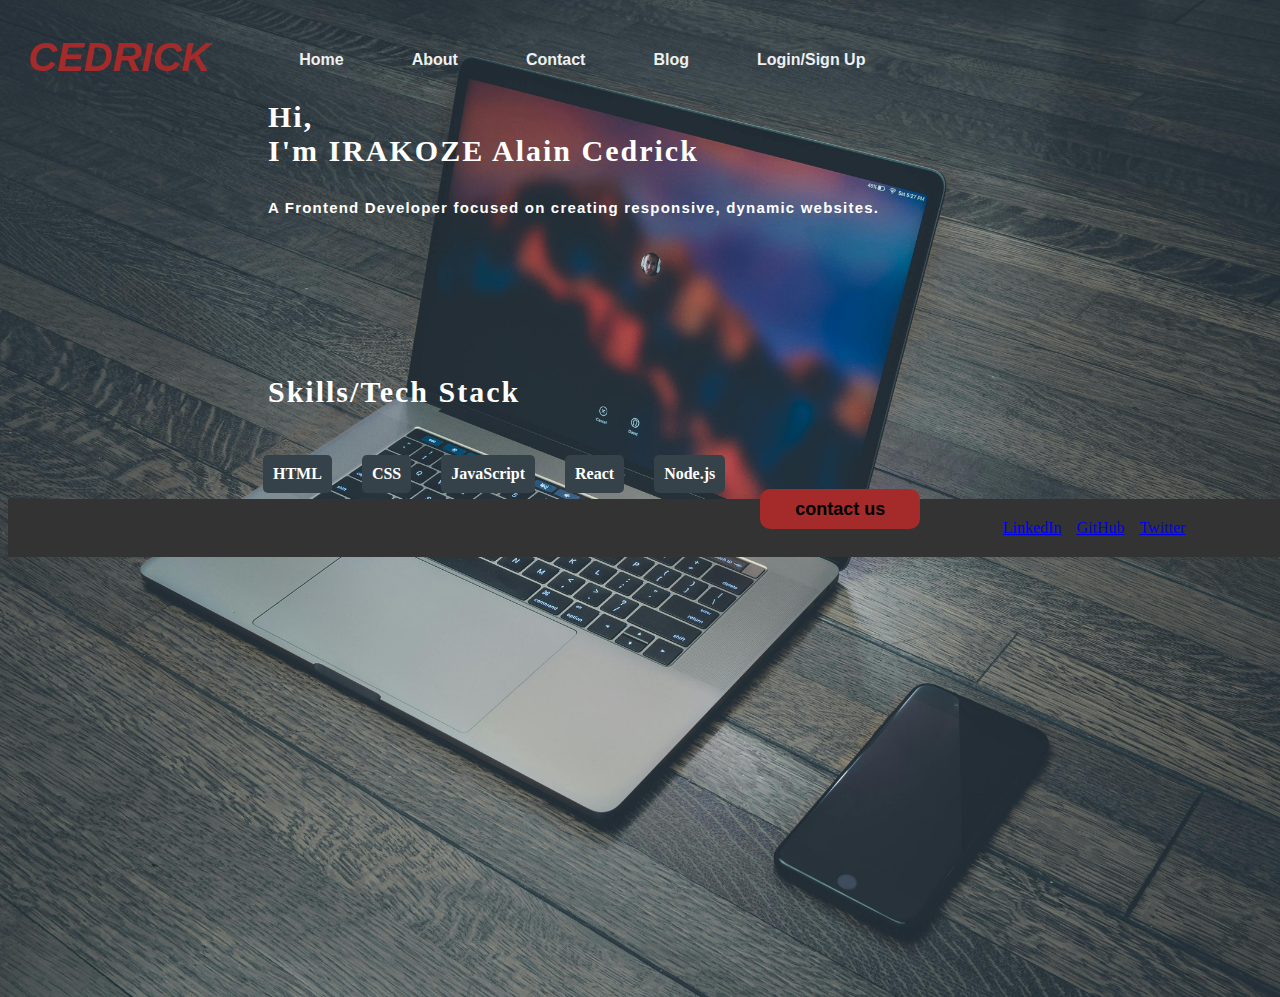
<file: index.html>
<!DOCTYPE html>
<html lang="en">
<head>
    <title>Document</title>
    <link href="style.css" rel="stylesheet">
    <script src="file.js"></script>
</head>
<body>
    
        <div class="logo">
            <h1><i>CEDRICK</i></h1>
        </div>
        <nav>
            <ul>
                <li><a href="index.html">Home</a></li>
                <li><a href="about.html">About </a></li>
                <li><a href="contact.html">Contact</a></li>
                <li><a href="blog.html">Blog</a></li>
                <li><a href="login.html">Login/Sign Up</a></li>
            </ul>
        </nav>
    
    
        <section class="intro">
            <h2>Hi,<br> I'm IRAKOZE Alain Cedrick</h2>
            <p class="par">A Frontend Developer focused on creating responsive, dynamic websites.</p>
        </section>

        <section class="skills">
            <h3>Skills/Tech Stack</h3>
            <ul class="list">
                <li>HTML</li>
                <li>CSS</li>
                <li>JavaScript</li>
                <li>React</li>
                <li>Node.js</li>
            </ul>
        </section>
        <section >
            <button class="cta"><a href="contact.html">contact us</a></button>
        </section>
        <footer>
    
            <div class="social-links">
                <a href="https://linkedin.com">LinkedIn</a>
                <a href="https://github.com">GitHub</a>
                <a href="https://twitter.com">Twitter</a>
            </div>
        </footer>
    
</body>
</html>
</file>
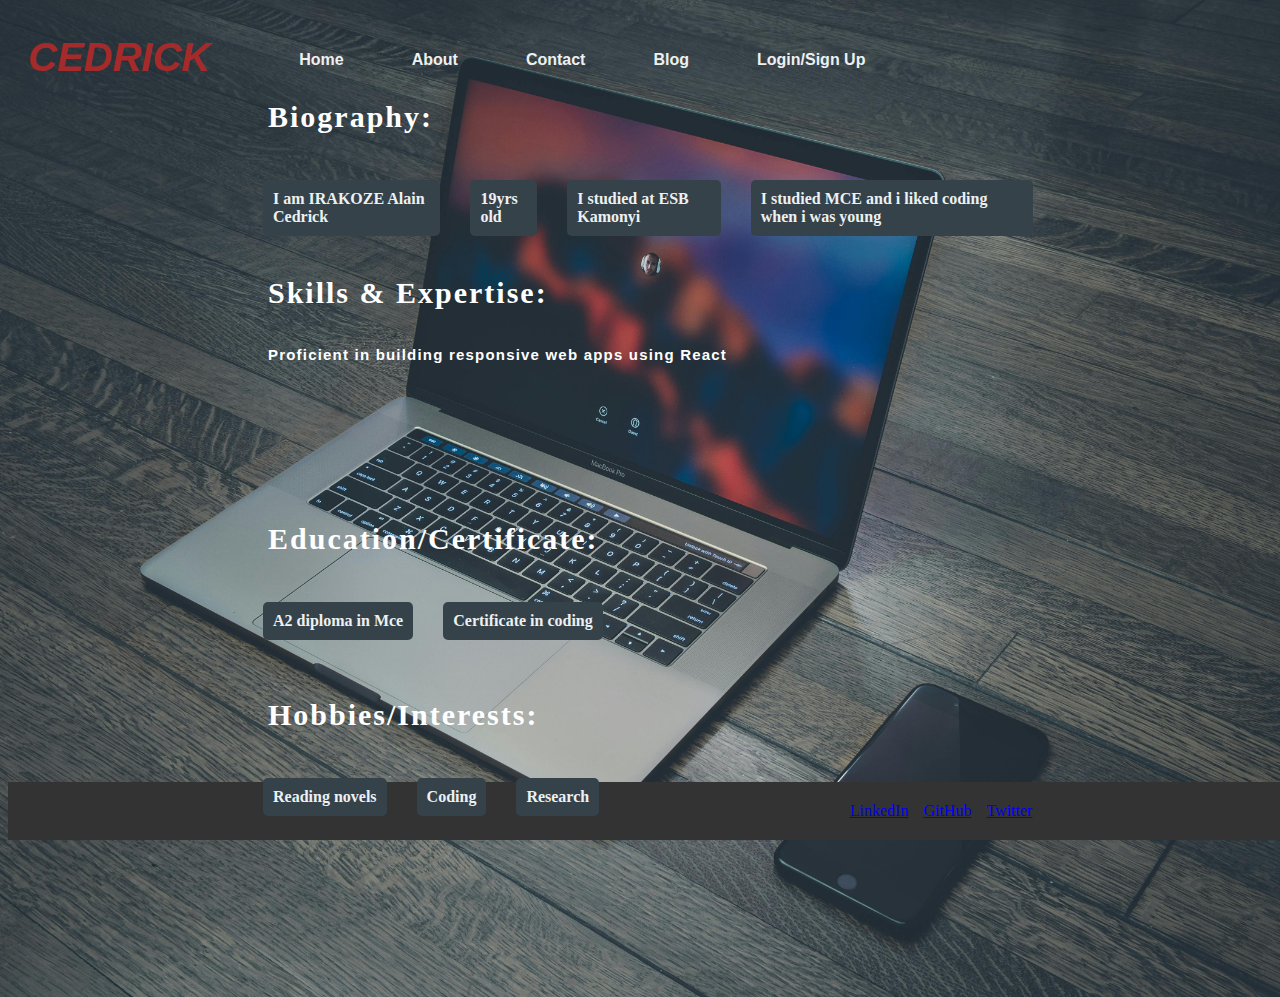
<file: about.html>
<!DOCTYPE html>
<html lang="en">
<head>
    <meta charset="UTF-8">
    <meta name="viewport" content="width=device-width, initial-scale=1.0">
    <title>Document</title>
    <link href="style.css" rel="stylesheet">
</head>
<body>
    <div class="logo">
        <h1><i>CEDRICK</i></h1>
    </div>
    <nav>
        <ul>
            <li><a href="index.html">Home</a></li>
            <li><a href="about.html">About</a></li>
            <li><a href="contact.html">Contact</a></li>
            <li><a href="blog.html">Blog</a></li>
            <li><a href="login.html">Login/Sign Up</a></li>
        </ul>
    </nav>
    <section class="head">
     <h2></h2>
      
      </section>
      <section class="bio">
        <h3>Biography:</h3>
        <ul class="lt">
            <li> I am IRAKOZE Alain Cedrick</li>
            <li> 19yrs old</li>
            <li> I studied at ESB Kamonyi</li>
            <li> I studied MCE and i liked coding when i was young</li>
        </ul>
      </section>
      <section class="se">
        <h3>Skills & Expertise:</h3>
        <p class="prg"> Proficient in building responsive web apps using React</p>
      </section>
      <section class="edu">
        <h3> Education/Certificate:</h3>
        <ul class="lte">
        <li> A2 diploma in Mce</li>
        <li> Certificate in coding</li>

        </ul>
      </section>
      <section class="hoby">
        <h3> Hobbies/Interests:</h3>
        <ul class="lth">
            <li>Reading novels</li>
            <li>Coding</li>
            <li> Research</li>
        </ul>
      </section>
      <footer>
    
        <div class="social-links">
            <a href="https://linkedin.com">LinkedIn</a>
            <a href="https://github.com">GitHub</a>
            <a href="https://twitter.com">Twitter</a>
        </div>
    </footer>

</body>
</html>
</file>
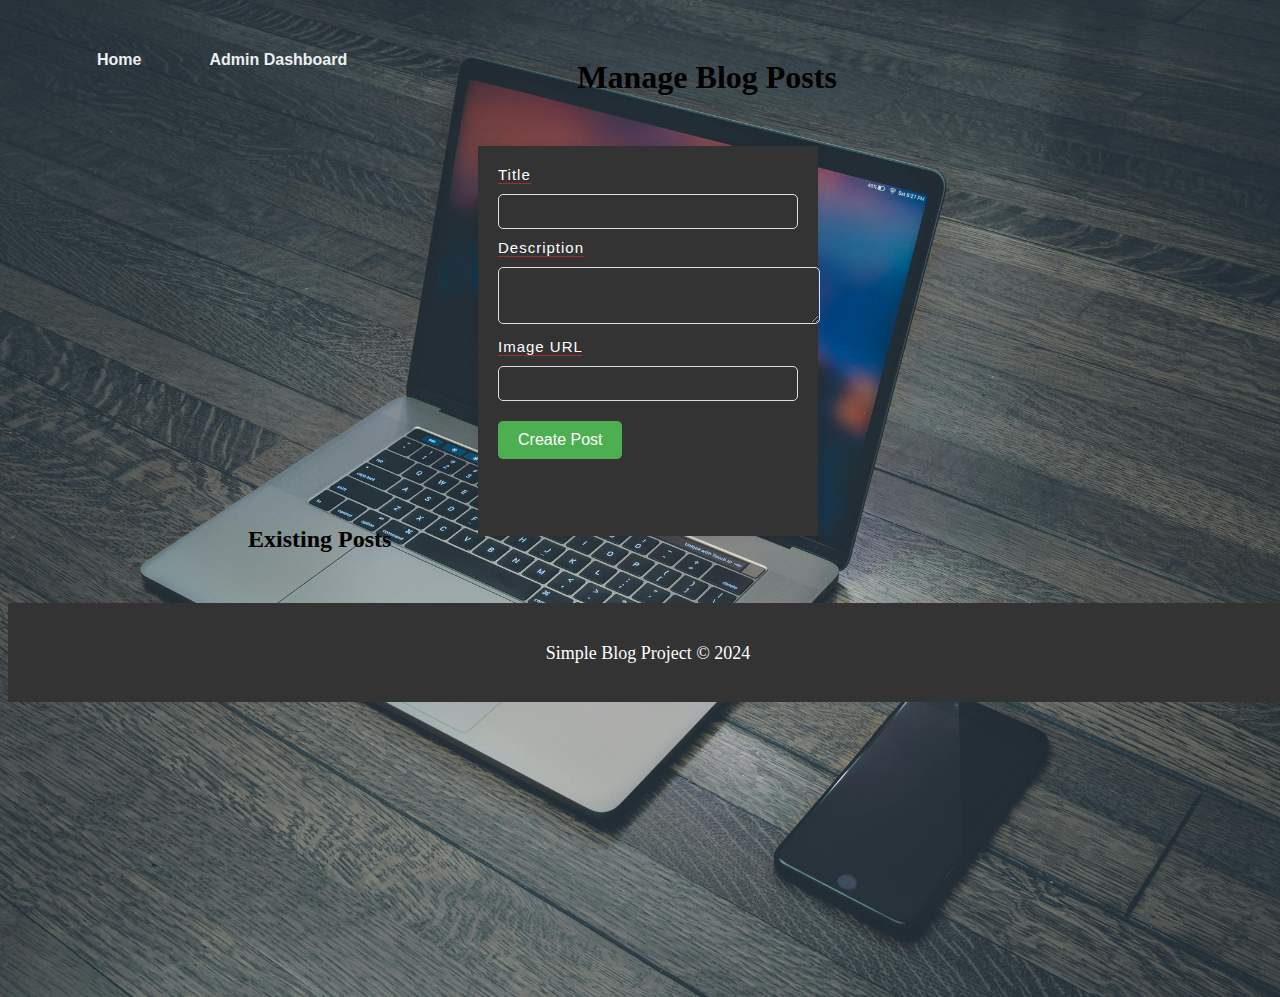
<file: admin.html>
<!DOCTYPE html>
<html lang="en">
<head>
  <meta charset="UTF-8">
  <meta name="viewport" content="width=device-width, initial-scale=1.0">
  <title>Admin Dashboard</title>
  <link rel="stylesheet" href="style.css">
</head>
<body>
  <header>
    <nav>
      <ul>
        <li><a href="index.html">Home</a></li>
        <li><a href="admin.html">Admin Dashboard</a></li>
      </ul>
    </nav>
  </header>

  <main>
    <section id="admin-dashboard">
      <h1>Manage Blog Posts</h1>
      <form id="create-post-form">
        <label for="post-title">Title</label>
        <input type="text" id="post-title" required>
        
        <label for="post-description">Description</label>
        <textarea id="post-description" required></textarea>
        
        <label for="post-image">Image URL</label>
        <input type="text" id="post-image" required>

        <button type="submit">Create Post</button>
      </form>

      <h2>Existing Posts</h2>
      <ul id="posts-list">
        <!-- List of posts will be dynamically rendered here -->
      </ul>
    </section>
  </main>

  <footer>
    <p>Simple Blog Project &copy; 2024</p>
  </footer>

  <script src="file.js"></script>
</body>
</html>
</file>
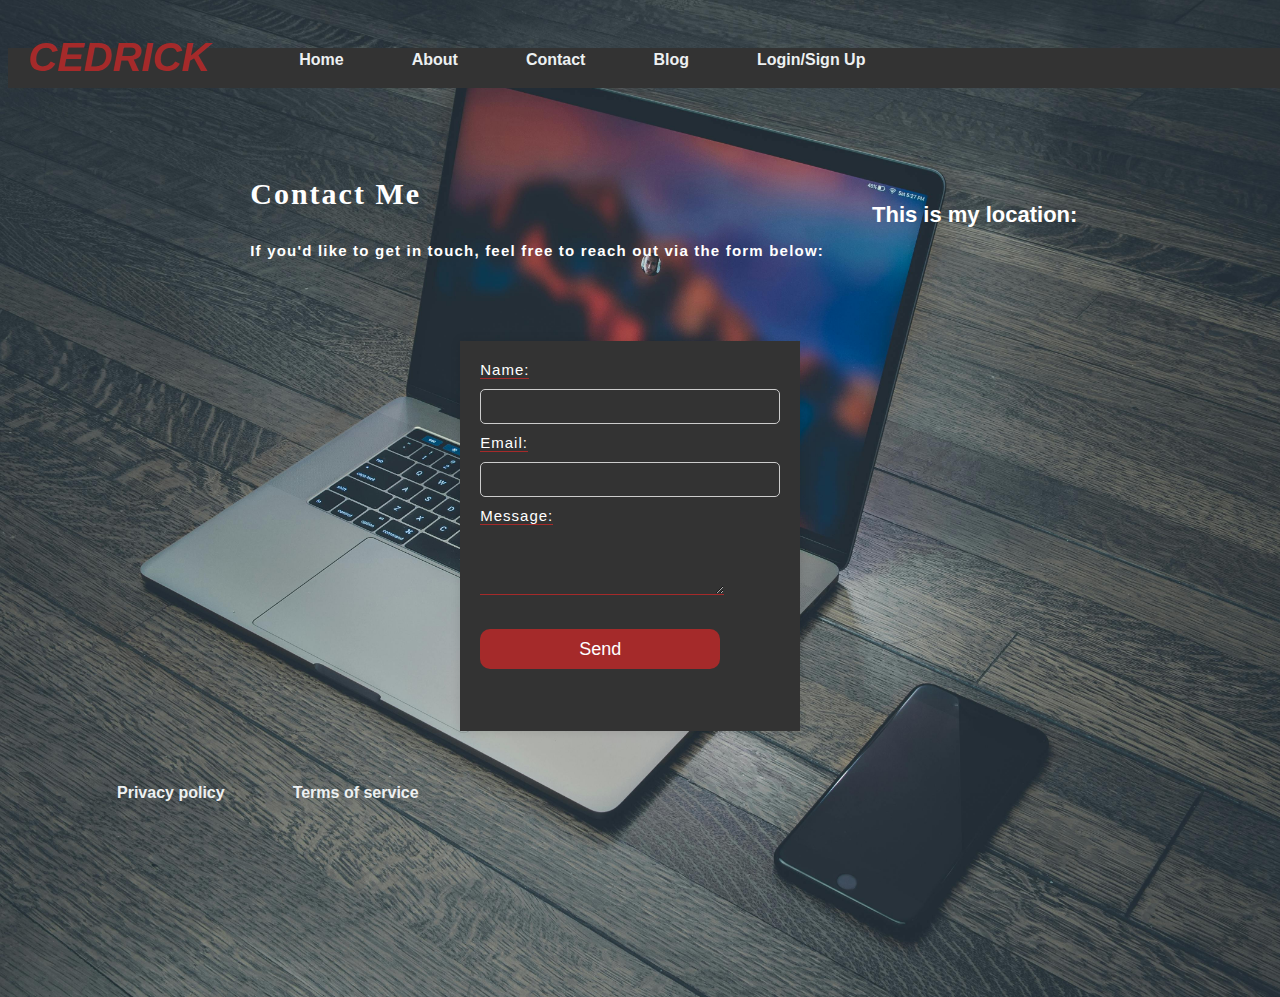
<file: contact.html>
<!DOCTYPE html>
<html lang="en">
<head>
    <meta charset="UTF-8">
    <meta name="viewport" content="width=device-width, initial-scale=1.0">
    <title>Document</title>
    <link href="style.css" rel="stylesheet">
</head>
<body>
    <div class="logo">
        <h1><i>CEDRICK</i></h1>
    </div>
    <nav>
        <ul>
            <li><a href="index.html">Home</a></li>
            <li><a href="about.html">About </a></li>
            <li><a href="contact.html">Contact</a></li>
            <li><a href="blog.html">Blog</a></li>
            <li><a href="login.html">Login/Sign Up</a></li>
        </ul>
    </nav>
    <section  class="ctc">
        <h2>Contact Me</h2>
        <p class="prc">If you'd like to get in touch, feel free to reach out via the form below:</p>
        <form >
            <label for="name">Name:</label>
            <input type="text" id="name" name="name" required>
            
            <label for="email">Email:</label>
            <input type="email" id="email" name="_replyto" required>
            
            <label for="message">Message:</label>
            <textarea id="message" name="message" required></textarea>
            
            <button class="btnn" type="submit">Send</button>
        </form>
    </section>
    <section class="location">
        <h3>This is my location:</h3>
        <iframe src="https://www.google.com/maps/embed?pb=!1m14!1m12!1m3!1d1993.5038066290645!2d30.100446556696923!3d-2.150771947117686!2m3!1f0!2f0!3f0!3m2!1i1024!2i768!4f13.1!5e0!3m2!1sen!2srw!4v1730124707510!5m2!1sen!2srw" width="600" height="450" style="border:0;" allowfullscreen="" loading="lazy" referrerpolicy="no-referrer-when-downgrade" ></iframe>
    </section>
    <footer>
        <nav>
            <ul>
            <li><a href="#privacy">Privacy policy</a></li>
            <li><a href="#terms">Terms of service</a></li>
            </ul>
        </nav>
        
    </footer>
</body>
</html>
</file>
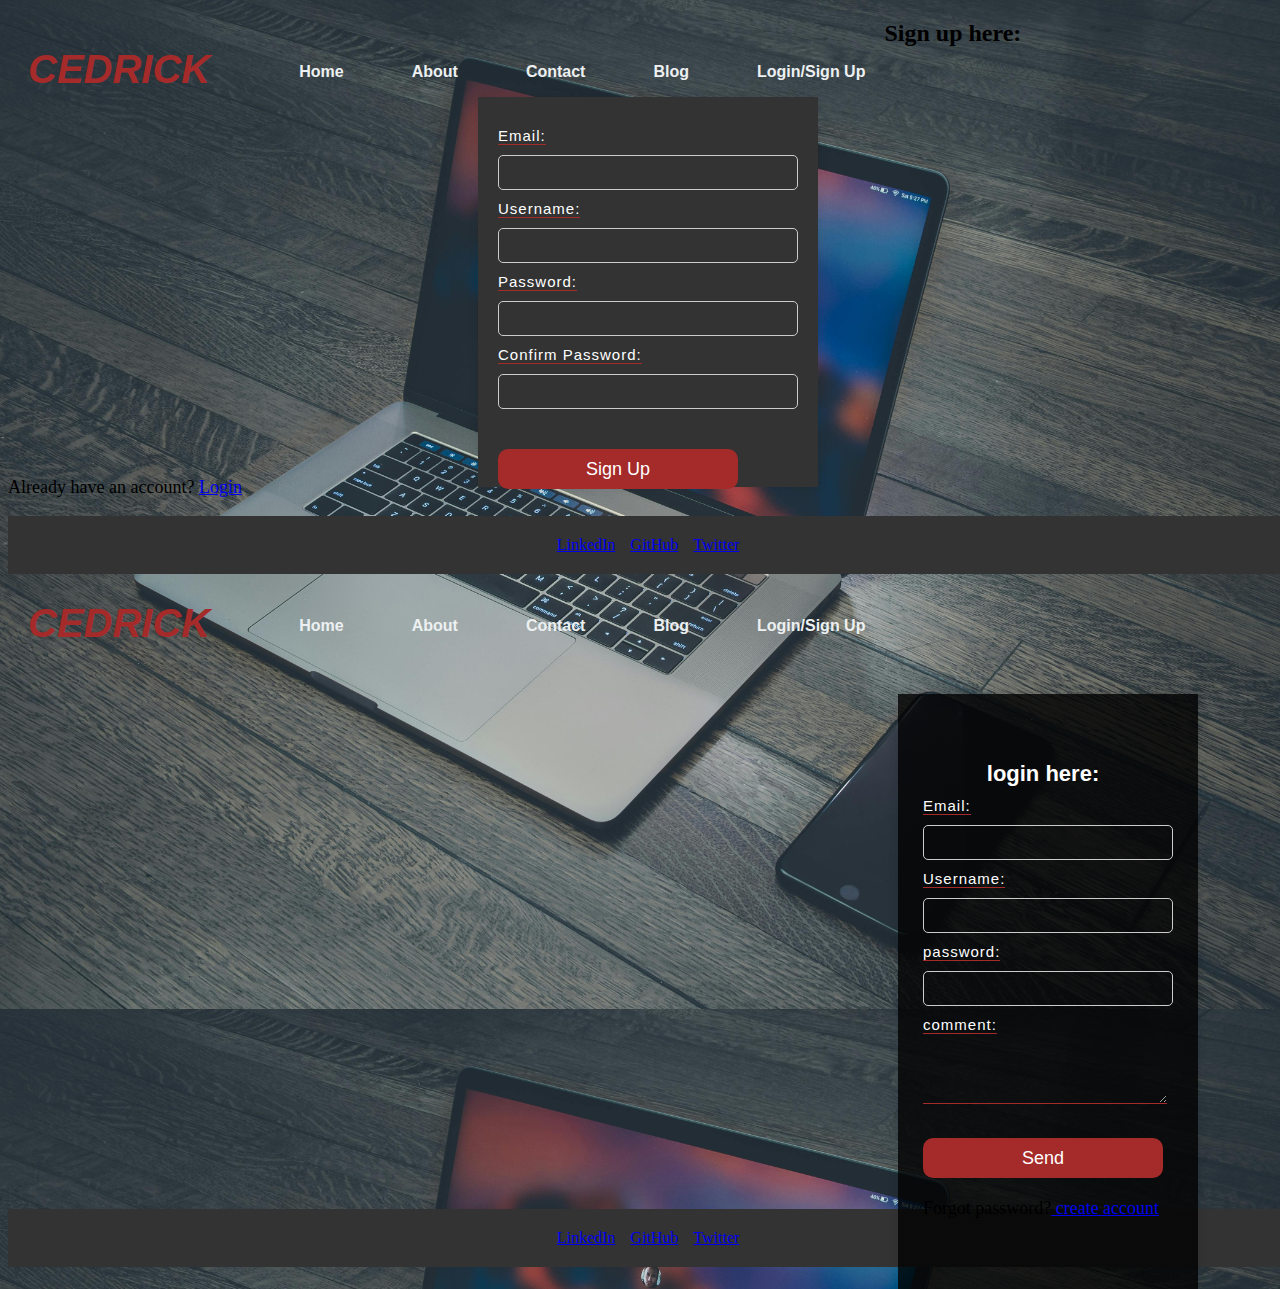
<file: loc2.html>
<!DOCTYPE html>
<html lang="en">
<head>
    <meta charset="UTF-8">
    <meta name="viewport" content="width=device-width, initial-scale=1.0">
    <title>Sign Up</title>
    <link href="style.css" rel="stylesheet">
</head>
<body>
    <div class="logo">
        <h1><i>CEDRICK</i></h1>
    </div>
    <nav>
        <ul>
            <li><a href="index.html">Home</a></li>
            <li><a href="about.html">About</a></li>
            <li><a href="contact.html">Contact</a></li>
            <li><a href="blog.html">Blog</a></li>
            <li><a href="login.html">Login/Sign Up</a></li>
        </ul>
    </nav>
    
    <!-- Sign Up Form -->
    <div id="signup-form">
        <h2>Sign up here:</h2>
        <form id="signup" onsubmit="handleSignUp(event)">
            <label for="email">Email:</label>
            <input type="email" id="email" name="email" required>
            
            <label for="username">Username:</label>
            <input type="text" id="username" name="username" required>
            
            <label for="password">Password:</label>
            <input type="password" id="password" name="password" required>
            
            <label for="confirm-password">Confirm Password:</label>
            <input type="password" id="confirm-password" name="confirm-password" required>
            
            <button class="btnn" type="submit">Sign Up</button>
        </form>
        <p>Already have an account? <a href="login.html">Login</a></p>
    </div>
    
    <footer>
        <div class="social-links">
            <a href="https://linkedin.com">LinkedIn</a>
            <a href="https://github.com">GitHub</a>
            <a href="https://twitter.com">Twitter</a>
        </div>
    </footer>

    <!DOCTYPE html>
<html lang="en">
<head>
    <meta charset="UTF-8">
    <meta name="viewport" content="width=device-width, initial-scale=1.0">
    <title>Document</title>
    <link href="style.css" rel="stylesheet">
</head>
<body>
    <div class="logo">
        <h1><i>CEDRICK</i></h1>
    </div>
    <nav>
        <ul>
            <li><a href="index.html">Home</a></li>
            <li><a href="about.html">About </a></li>
            <li><a href="contact.html">Contact</a></li>
            <li><a href="blog.html">Blog</a></li>
            <li><a href="login.html">Login/Sign Up</a></li>
        </ul>
    </nav>
    <form class="fr">
        <h2>login here:</h2>
        <label for="email">Email:</label>
        <input type="email" id="email" name="_replyto" required>
        <label for="Username">Username:</label>
        <input type="text" id="Username" name="_replyto" required>
        <label for="password">password:</label>
        <input type="password" id="password" name="_replyto" required>

        <label for="message">comment:</label>
        <textarea id="message" name="message" required></textarea>
        
        <button class="btnn" type="submit">Send</button>
        <p class="prd">Forgot password?<a href="sign up.html"> create account</a></p>
    </form>
    <footer>
    
        <div class="social-links">
            <a href="https://linkedin.com">LinkedIn</a>
            <a href="https://github.com">GitHub</a>
            <a href="https://twitter.com">Twitter</a>
        </div>
    </footer>

</body>
</html></html>
</file>
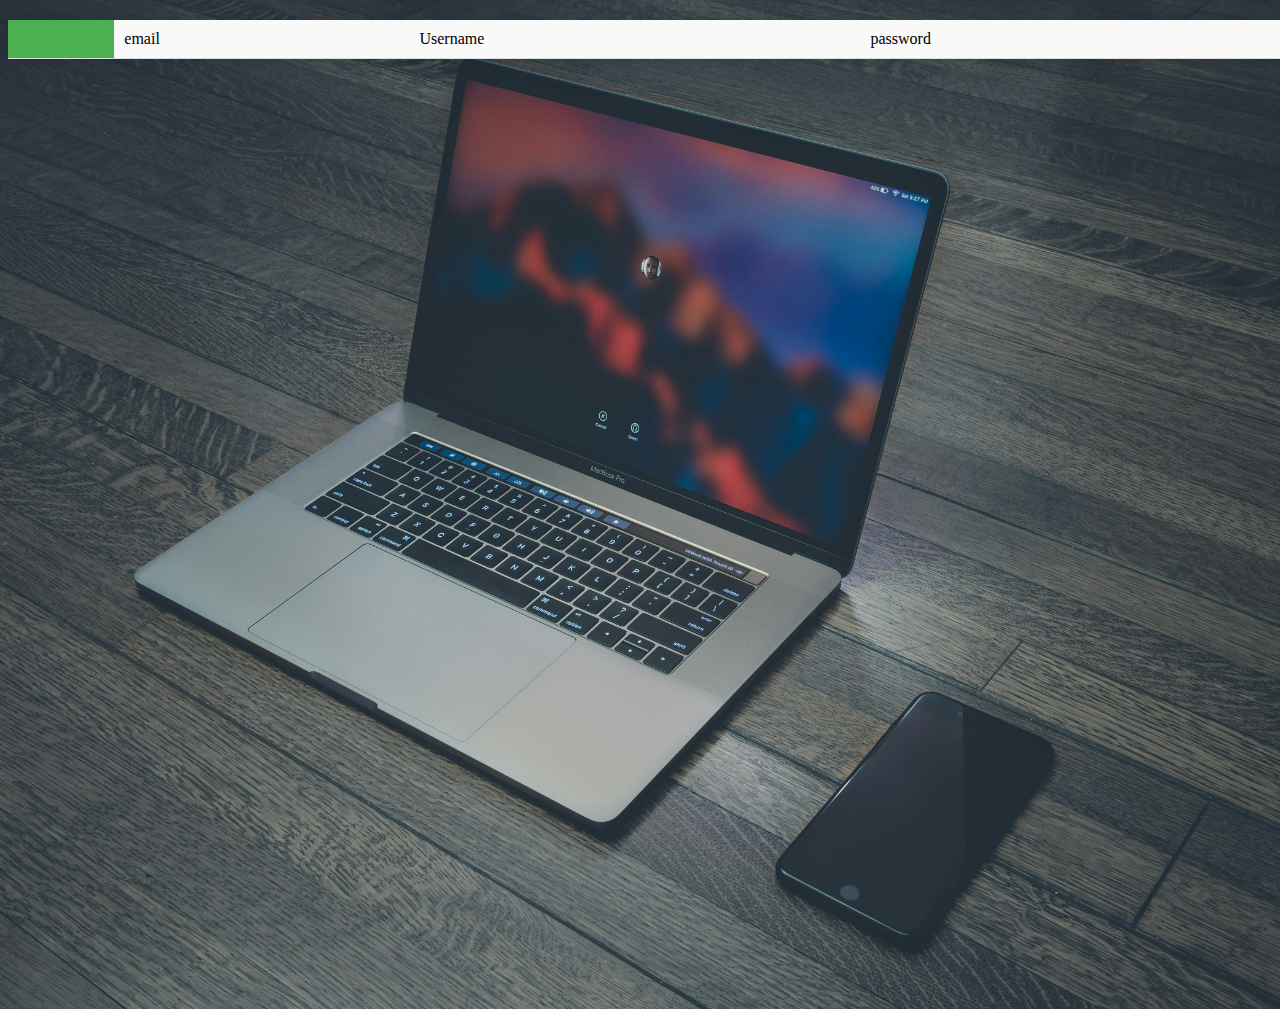
<file: local.html>
<!DOCTYPE html>
<html lang="en">
<head>
    <meta charset="UTF-8">
    <meta name="viewport" content="width=device-width, initial-scale=1.0">
    <title>Document</title>
    <link href="style.css" rel="stylesheet">
</head> 
<body>
   <div  id="user-table-body"></div>
   <table>
    <th>
        <td>email</td>
        <td>Username</td>
        <td>password</td>
    </th>
   </table>
   <script>
    // Handle Sign-Up
    function handleSignUp(event) {
        event.preventDefault();

        const email = document.getElementById("email").value;
        const username = document.getElementById("username").value;
        const password = document.getElementById("password").value;
        const confirmPassword = document.getElementById("confirm-password").value;

        // Check if password and confirm password match
        if (password !== confirmPassword) {
            alert("Passwords do not match!");
            return;
        }

        // Check if user already exists
        const users = JSON.parse(localStorage.getItem("users")) || [];
        const existingUser = users.find(user => user.email === email || user.username === username);
        if (existingUser) {
            alert("User with this email or username already exists.");
            return;
        }

        // Store user data in local storage
        users.push({ email, username, password });
        localStorage.setItem("users", JSON.stringify(users));

        alert("Sign up successful! You can now log in.");
        window.location.href = "login.html"; // Redirect to login page
    }

    // Show Users in a Table (for admin or view purposes)
    function showUsers() {
        const users = JSON.parse(localStorage.getItem("users")) || [];
        const userTable = document.getElementById("user-table-body");

        users.forEach(user => {
            const row = document.createElement("tr");
            row.innerHTML = `
                <td>${user.email}</td>
                <td>${user.username}</td>
                <td>${user.password}</td>
            `;
            userTable.appendChild(row);
        });
    }

    // Automatically display users when page loads
    window.onload = function() {
        showUsers();
    };
</script>

</body>


</html>
</file>
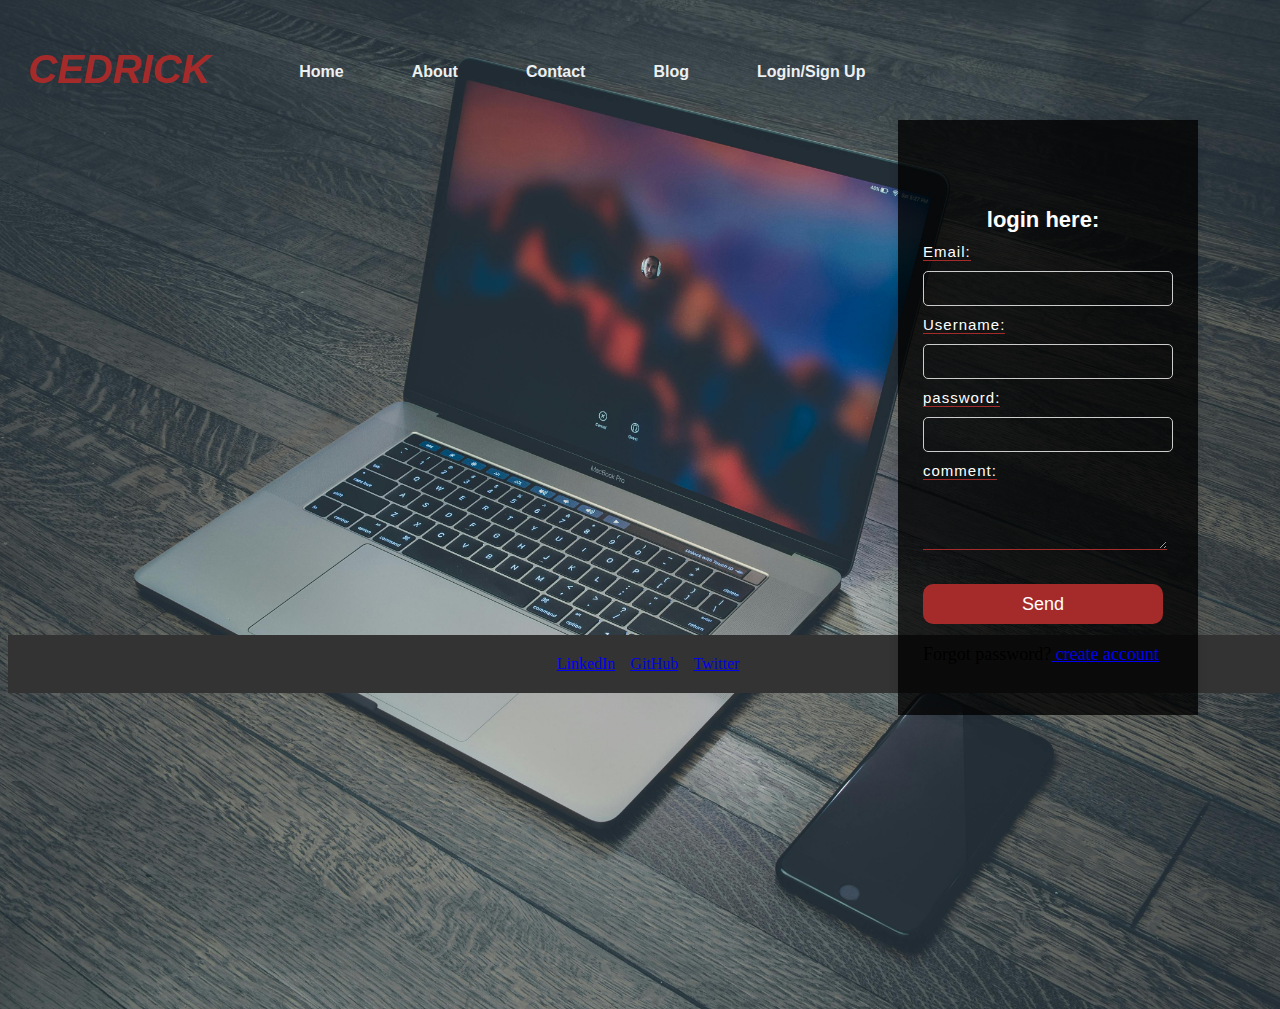
<file: login.html>
<!DOCTYPE html>
<html lang="en">
<head>
    <meta charset="UTF-8">
    <meta name="viewport" content="width=device-width, initial-scale=1.0">
    <title>Document</title>
    <link href="style.css" rel="stylesheet">
</head>
<body>
    <div class="logo">
        <h1><i>CEDRICK</i></h1>
    </div>
    <nav>
        <ul>
            <li><a href="index.html">Home</a></li>
            <li><a href="about.html">About </a></li>
            <li><a href="contact.html">Contact</a></li>
            <li><a href="blog.html">Blog</a></li>
            <li><a href="login.html">Login/Sign Up</a></li>
        </ul>
    </nav>
    <form class="fr">
        <h2>login here:</h2>
        <label for="email">Email:</label>
        <input type="email" id="email" name="_replyto" required>
        <label for="Username">Username:</label>
        <input type="text" id="Username" name="_replyto" required>
        <label for="password">password:</label>
        <input type="password" id="password" name="_replyto" required>

        <label for="message">comment:</label>
        <textarea id="message" name="message" required></textarea>
        
        <button class="btnn" type="submit">Send</button>
        <p class="prd">Forgot password?<a href="sign up.html"> create account</a></p>
    </form>
    <footer>
    
        <div class="social-links">
            <a href="https://linkedin.com">LinkedIn</a>
            <a href="https://github.com">GitHub</a>
            <a href="https://twitter.com">Twitter</a>
        </div>
    </footer>

</body>
</html>
</file>
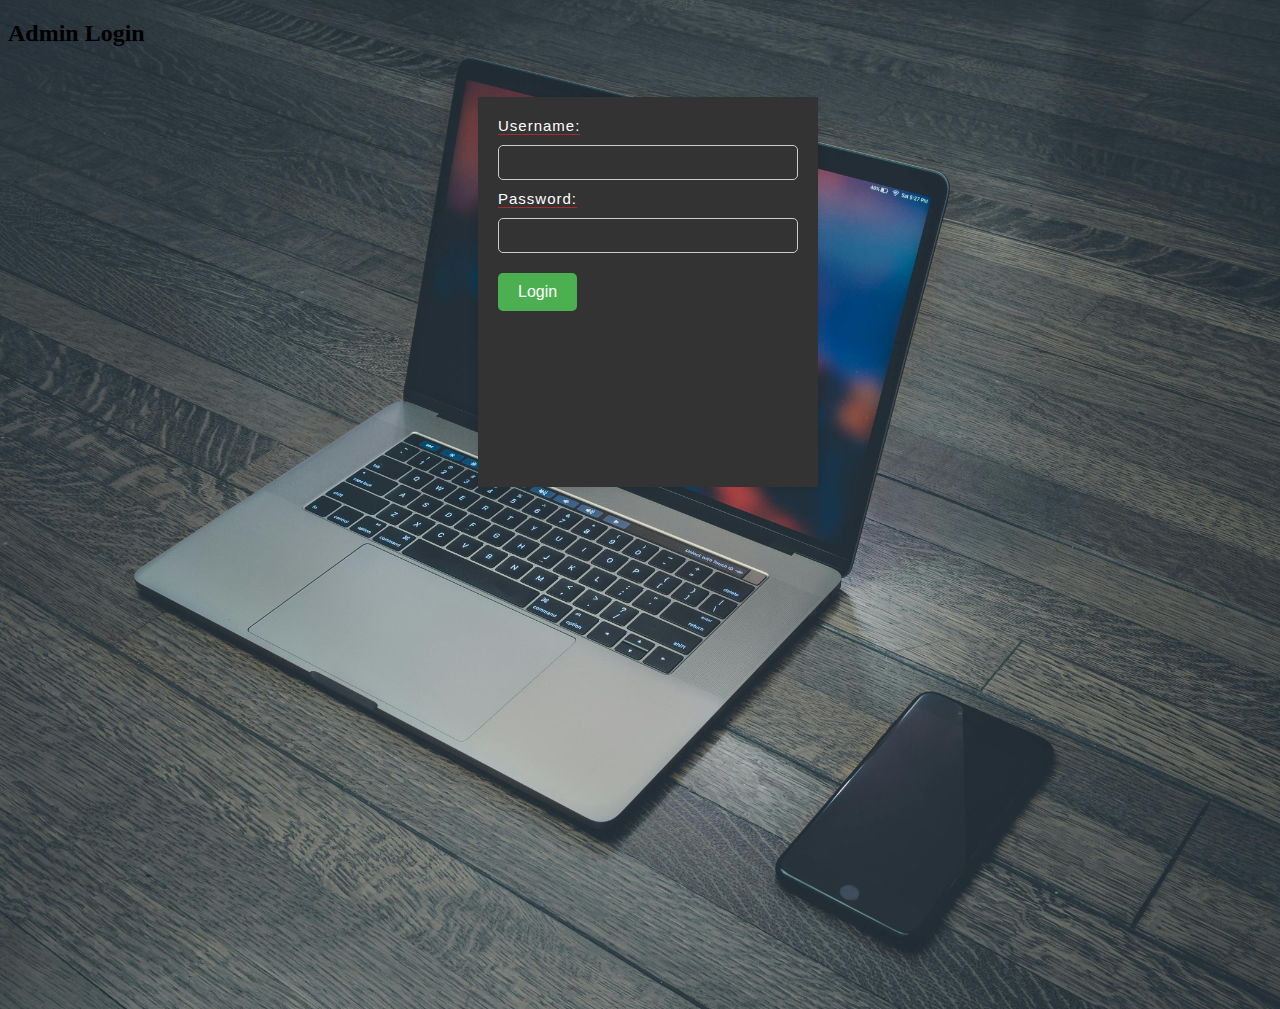
<file: login2.html>
<!-- login.html -->
<!DOCTYPE html>
<html lang="en">
<head>
    <meta charset="UTF-8">
    <meta name="viewport" content="width=device-width, initial-scale=1.0">
    <title>Admin Login</title>
    <link rel="stylesheet" href="style.css">
</head>
<body>
    <div class="login-container">
        <h2>Admin Login</h2>
        <form id="loginForm">
            <label for="username">Username:</label>
            <input type="text" id="username" required>
            <label for="password">Password:</label>
            <input type="password" id="password" required>
            <button type="submit">Login</button>
        </form>
    </div>

    <script src="file.js"></script>
</body>
</html>
</file>
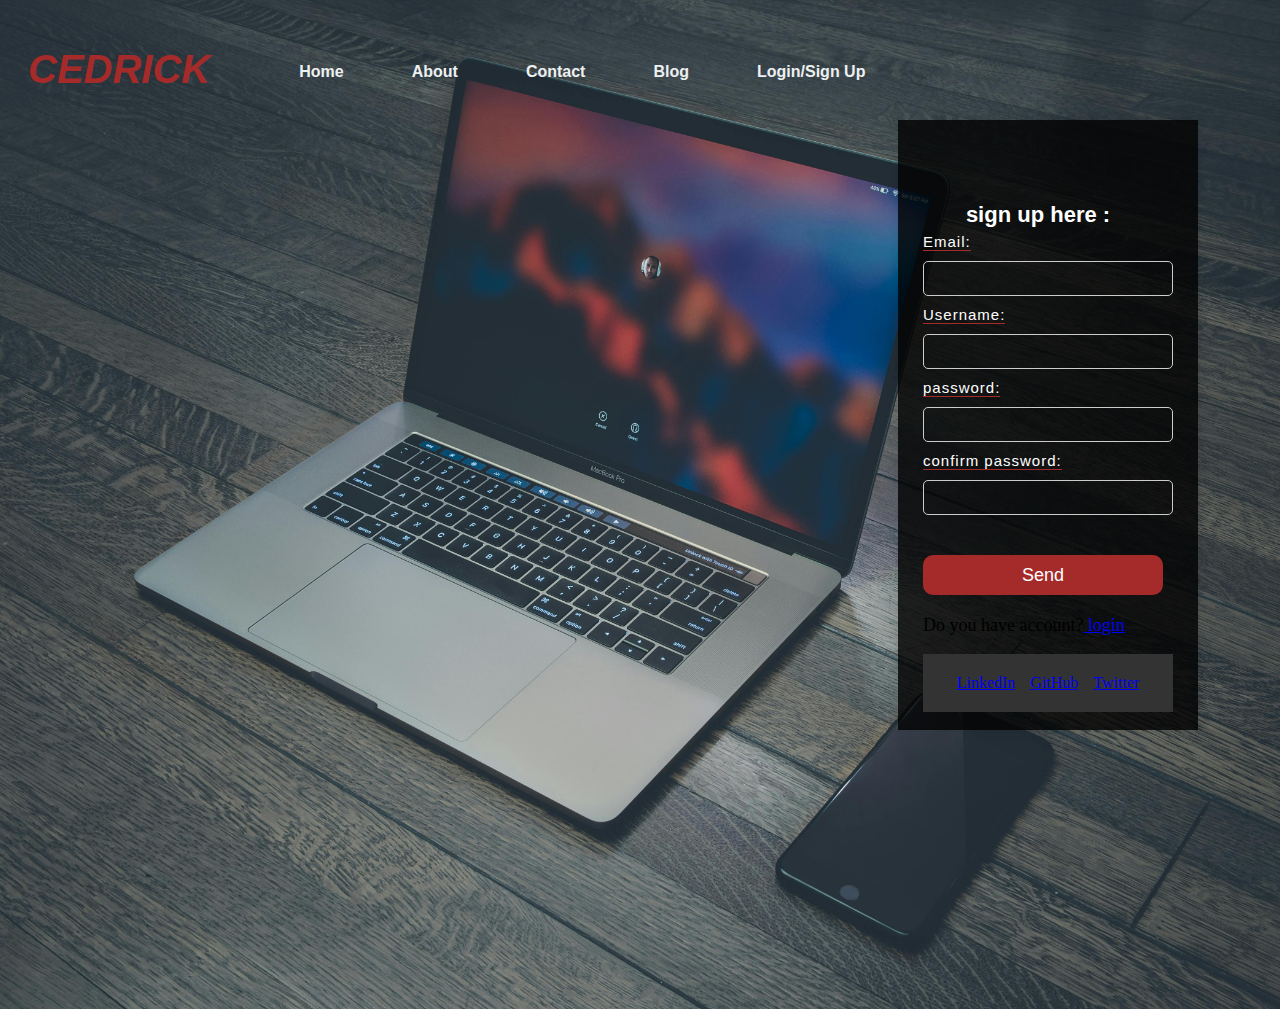
<file: sign up.html>
<!DOCTYPE html>
<html lang="en">
<head>
    <meta charset="UTF-8">
    <meta name="viewport" content="width=device-width, initial-scale=1.0">
    <title>Document</title>
    <link href="style.css" rel="stylesheet">

</head>
<body>
    <div class="logo">
        <h1><i>CEDRICK</i></h1>
    </div>
    <nav>
        <ul>
            <li><a href="index.html">Home</a></li>
            <li><a href="about.html">About </a></li>
            <li><a href="contact.html">Contact</a></li>
            <li><a href="blog.html">Blog</a></li>
            <li><a href="login.html">Login/Sign Up</a></li>
        </ul>
    </nav>
    <form class="frs" >
        <h2>sign up here :</h2>
        
        
        <label for="email">Email:</label>
        <input type="email" id="email" name="_replyto" required>
        <label for="Username">Username:</label>
        <input type="text" id="Username" name="_replyto" required>
        <label for="password">password:</label>
        <input type="password" id="password" name="_replyto" required>
        <label for="password"> confirm password:</label>
        <input type="password" id="password" name="_replyto" required>
        
        <button class="btnn" type="submit">Send</button>
        <p class="prd">Do you have account?<a href="login.html"> login</a></p>
        <footer>
    
            <div class="social-links">
                <a href="https://linkedin.com">LinkedIn</a>
                <a href="https://github.com">GitHub</a>
                <a href="https://twitter.com">Twitter</a>
            </div>
        </footer>
    
</body>
</html>
</file>
<file: style.css>
body {
  width:100%;
  background: url(1.jpg);
  background-position: center;
  background-size: cover;
  height: 109vh;

  }
  
  .logo{
    color: brown;
    font-size: 20px;
    font-family: Arial;
    padding-left:20px ;
    float:left;
    padding-top:-10px ;
    

}
  
  
  nav {
    text-align: center;
    padding-top: -10px;
  }
  ul{
    float: left;
    display: flex;
    justify-content: center;
    align-items: center;
}
ul li{
    list-style: none;
    margin-left: 30px;
    margin-top: 27px;
    font: size 7px; 
}
ul li a{
    text-decoration: none;
    color: #edf0f1;
    font-family: Arial;
    font-weight: bold;
    transition: 4s ease-in-out;
}
ul li a:hover{
    color: orangered;
} 
  
  nav a {
    color: #3c1694;
    text-decoration: none;
    margin: 0 15px;
    padding: 2px 4px;
    transition:  0.3s;
  }
  

  nav a:hover {
    background: #3c1694;
  }
  .intro{
    width: 800px;
    height: auto;
    margin: auto;
    color: white;
    position:relative;
    float: inherit;
    
}
.par{
    padding-left: 20px;
    padding-left: 20px;
    padding-bottom: 25px;
    font-family: Arial;
    letter-spacing: 1.2px;
    line-height: 30px;
    font-size: 15px;
    font-weight: bold;
}
.intro h2{
    font-family: 'Times New Roman';
  font-size: 30px;  
  padding-left: 20px;
  margin-top: 9%;
  letter-spacing: 2px;
}
  
  
  /* Skills/Tech Stack styles */
  .skills {
      width: 800px;
      height: auto;
      margin: auto;
      color: white;
      position:relative;
      float:inherit;
      
  
  }
  
  .skills h3 {
    font-family: 'Times New Roman';
    font-size: 30px;  
    padding-left: 20px;
    margin-top: 9%;
    letter-spacing: 2px;
    
  }
  
  .skills ul {
    list-style-type: none;
    padding: 0;
    float: left;
  }
  
  .list li {
    display: inline-block;
    margin: 0 15px;
    padding: 10px;
    background: #35424a;
    border-radius: 5px;
    font-weight: bold;
    color: #fff;
    
  }
  .cta{
    width: 160px;
    height: 40px;
    background:brown;
    border: none;
    margin-bottom: 10px;
    margin-left: 20px;
    font-size: 18px;
    cursor: pointer;
    border-radius: 10px;
    transition: .4s ease;
    float:left 
}
.cta a{
    text-decoration: none;
    color: black;
font-weight: bold;
    transform: .3s ease;
}
.cta:hover{
    background-color: white;
}


.head{
  width: 1200px;
    height: auto;
    margin: auto;
    color: white;
    position:absolute;
    float: inherit;
    text-align: center; 
}
.head h2{
  font-family: 'Times New Roman';
  font-size: 30px;  
  padding-left: 20px;
  margin-top: 9%;
  letter-spacing: 2px;
}
.bio {
  width: 1200px;
  height: auto;
  margin: auto;
  color: white;
  position:relative;
  float: inherit;
  

}

.bio h3 {
font-family: 'Times New Roman';
font-size: 30px;  
padding-left: 20px;
margin-top: 9%;
letter-spacing: 2px;

}

.bio ul {
list-style-type: none;
padding: 0;
float: left;
}

.lt li {
display: unset;
margin: 0 15px;
padding: 10px;
background: #35424a;
border-radius: 5px;
font-weight: bold;
color: #edf0f1;
}
.se{
  width: 1200px;
  height: auto;
  margin: auto;
  color: white;
  position:relative;
  float: inherit;
  
}
.prg{
  padding-left: 20px;
  padding-left: 20px;
  padding-bottom: 25px;
  font-family: Arial;
  letter-spacing: 1.2px;
  line-height: 30px;
  font-size: 15px;
  font-weight: bold;
}
.se h3{
  font-family: 'Times New Roman';
font-size: 30px;  
padding-left: 20px;
margin-top: 9%;
letter-spacing: 2px;
}


.edu {
  width: 1200px;
  height: auto;
  margin: auto;
  color: white;
  position:relative;
  float: inherit;
  

}

.edu h3 {
font-family: 'Times New Roman';
font-size: 30px;  
padding-left: 20px;
margin-top: 9%;
letter-spacing: 2px;

}

.edu ul {
list-style-type: none;
padding: 0;
float: left;
}

.lte li {
display: inline-block;
margin: 0 15px;
padding: 10px;
background: #35424a;
border-radius: 5px;
font-weight: bold;
color: #edf0f1;
}
.hoby {
  width: 1200px;
  height: auto;
  margin: auto;
  color: white;
  position:relative;
  float: inherit;
  

}

.hoby h3 {
font-family: 'Times New Roman';
font-size: 30px;  
padding-left: 20px;
margin-top: 9%;
letter-spacing: 2px;

}

.hoby ul {
list-style-type: none;
padding: 0;
float: left;
}

.lth li {
display: inline-block;
margin: 0 15px;
padding: 10px;
background: #35424a;
border-radius: 5px;
font-weight: bold;
color: #edf0f1;
}
.ctc{
  width: 1200px;
  height: auto;
  margin: auto;
  color: white;
  position:relative;
  float: left;
  
}
.prc{
  padding-left: 20px;
  padding-left: 20px;
  padding-bottom: 25px;
  font-family: Arial;
  letter-spacing: 1.2px;
  line-height: 30px;
  font-size: 15px;
  font-weight: bold;
}
.ctc h2{
  font-family: 'Times New Roman';
font-size: 30px;  
padding-left: 20px;
margin-top: 9%;
letter-spacing: 2px;
}

form{
    width: 250px;
    height: 350px;
    background: linear-gradient(to top,rgba(0,0,0,0.8)50%,rgba(0,0,0,0.8)50%);
    position: relative;
    top: 30px;
    
    border: radius 10px; 
    padding: 25px; 
}
form h2{
    width: 220px;
    font-family: sans-serif;
    text-align: center;
    color: brown;
    font-size: 22px;
    background-color: white;
    border-radius: 10px;
    margin: 2px;
    padding: 8px;
}
form input,textarea{
    width: 240px;
    height: 35px;
    background: transparent;
    border-bottom: 1px solid brown;
    border-top: none;
    border-right: none;
    border-left: none;
    font-size: 15px;
    color:#fff;
    letter-spacing: 1px;
    margin-top: 30px;
    font-family: sans-serif;
}
form input:focus{
    outline: none;
}
::placeholder{
    color:#fff;
    font-family: Arial;
}
.btnn{
    width: 240px;
    height: 40px;
    background: brown;
    border:none; 
    margin-top: 30px;
    font-size: 18px;
    border-radius: 10px;
    cursor: pointer;
    color: #fff;
    transition: 0.4s ease;
}
.btnn:hover{
    background: #fff;
    color:brown
}

.fr{
  width: 250px;
  height: 545px;
  background: linear-gradient(to top,rgba(0,0,0,0.8)50%,rgba(0,0,0,0.8)50%);
  position: relative;
  top: 100px;
  left: 400px;
  border: radius 10px; 
  padding: 25px; 
}
.fr h2{
  width: 220px;
  font-family: sans-serif;
  text-align: center;
  color: white;
  font-size: 22px;
  background-color:transparent;
  border-radius: 10px;
  margin: 2px;
  padding: 8px;
  float: left;
}
.fr input,textarea,label{
  width: 240px;
  height: 35px;
  background: transparent;
  border-bottom: 1px solid brown;
  border-top: none;
  border-right: none;
  border-left: none;
  font-size: 15px;
  color:#fff;
  letter-spacing: 1px;
  margin-top: 30px;
  font-family: sans-serif;
}
.fr input:focus{
  outline: none;
}
::placeholder{
  color:#fff;
  font-family: Arial;
}
.btnn{
  width: 240px;
  height: 40px;
  background: brown;
  border:none; 
  margin-top: 30px;
  font-size: 18px;
  border-radius: 10px;
  cursor: pointer;
  color: #fff;
  transition: 0.4s ease;
}
.btnn:hover{
  background: #fff;
  color:brown
}

.frs{
  width: 250px;
  height: 560px;
  background: linear-gradient(to top,rgba(0,0,0,0.8)50%,rgba(0,0,0,0.8)50%);
  position: relative;
  top: 100px;
  left: 400px;
  border: radius 10px; 
  padding: 25px; 
}
.frs h2{
  width: 220px;
  font-family: sans-serif;
  text-align: center;
  color: #fff;
  font-size: 22px;
  background-color:transparent;
  border-radius: 5px;
  margin: 1px;
  padding: 4px;
  float: left;
  top: -5px;;
}
.frs input,textarea{
  width: 240px;
  height: 35px;
  background: transparent;
  border-bottom: 1px solid brown;
  border-top: none;
  border-right: none;
  border-left: none;
  font-size: 15px;
  color:#fff;
  letter-spacing: 1px;
  margin-top: 30px;
  font-family: sans-serif;
}
.frs input:focus{
  outline: none;
}
::placeholder{
  color:#fff;
  font-family: Arial;
}
.btnn{
  width: 240px;
  height: 40px;
  background: brown;
  border:none; 
  margin-top: 30px;
  font-size: 18px;
  border-radius: 10px;
  cursor: pointer;
  color: #fff;
  transition: 0.4s ease;
}
.btnn:hover{
  background: #fff;
  color:brown;
}

.location iframe{
margin-top: -400px;
margin-left: -30px;
width: 300px;
height: 380px;
position: absolute;
top: 700px;
left: 870px;
border: radius 10px; 
padding: 25px; 
}  

   .location h3{
      width: 220px;
      font-family: sans-serif;
      position:absolute;
      color: #fff;
      font-size: 22px;
      border-radius: 10px;
      margin: 2px;
      float: left;
      top:200px;
      left:870px
      
  }
  
  /* Reset and Basic Styling */
/* {
    margin: 0;
    padding: 0;
    box-sizing: border-box;
}*/

h1 {
    margin-bottom: 20px;
    font-size: 2em;
    text-align: center;
}

section {
    padding: 20px;
    max-width: 800px;
    margin: auto;
}

/* Blog List Page */
#blog-list {
    text-align: center;
}

.search-filter {
    display: flex;
    justify-content: center;
    gap: 10px;
    margin-bottom: 20px;
}

#search-bar, #category-filter {
    padding: 10px;
    border: 1px solid #ddd;
    border-radius: 4px;
}

.blog-post {
    display: flex;
    gap: 15px;
    padding: 15px;
    margin-bottom: 20px;
    background: #fff;
    border-radius: 8px;
    box-shadow: 0 4px 8px rgba(0, 0, 0, 0.1);
}

.blog-post img {
    width: 100px;
    height: 100px;
    border-radius: 4px;
    object-fit: cover;
}

.post-info h2 {
    margin: 0;
}

.description {
    color: #666;
    font-size: 0.9em;
}

.date {
    font-size: 0.8em;
    color: #888;
}

/* Single Blog Page */
.blog-content {
    line-height: 1.8;
    margin-bottom: 20px;
}

pre {
    background: #f4f4f4;
    padding: 10px;
    border-radius: 4px;
    overflow-x: auto;
}

.author-info {
    margin-top: 30px;
    border-top: 1px solid #ddd;
    padding-top: 20px;
}


#comments-section {
    margin-top: 30px;
    border-top: 1px solid #ddd;
    padding-top: 20px;
}

#comments-section form {
    display: flex;
    flex-direction: column;
    gap: 10px;
}

#comments-section textarea {
    padding: 10px;
    border: 1px solid #ddd;
    border-radius: 4px;
    resize: vertical;
}
.frb{
  width: 250px;
  height: 150px;
  background: linear-gradient(to top,rgba(0,0,0,0.8)50%,rgba(0,0,0,0.8)50%);
  position: relative;
  top: -10px;
  
  border: radius 10px; 
  padding: 25px; 
}
.frb h2{
  width: 220px;
  font-family: sans-serif;
  text-align: center;
  color: brown;
  font-size: 22px;
  background-color: white;
  border-radius: 10px;
  margin: 2px;
  padding: 8px;
}
.frb input{
  width: 240px;
  height: 35px;
  background: transparent;
  border-bottom: 1px solid brown;
  border-top: none;
  border-right: none;
  border-left: none;
  font-size: 15px;
  color:#fff;
  letter-spacing: 1px;
  margin-top: 30px;
  font-family: sans-serif;
}
.frb input:focus{
  outline: none;
}
::placeholder{
  color:#fff;
  font-family: Arial;
}
.btnn{
  width: 240px;
  height: 40px;
  background: brown;
  border:none; 
  margin-top: 30px;
  font-size: 18px;
  border-radius: 10px;
  cursor: pointer;
  color: #fff;
  transition: 0.4s ease;
}
.btnn:hover{
  background: #fff;
  color:brown
}
footer {
    padding: 30px;
}
footer a:hover
{
    color: aqua;
}

.social-links {
    display: flex;
    justify-content: center;
    gap: 15px;
}

.container {
  text-align: center;
  background-color: #fff;
  padding: 30px;
  border-radius: 10px;
  box-shadow: 0 5px 15px rgba(0, 0, 0, 0.1);
  width: 100%;
  max-width: 400px;
}

input {
  padding: 10px;
  font-size: 16px;
  margin-top: 10px;
  width: 80%;
  border-radius: 5px;
  border: 1px solid #ccc;
}

button {
  padding: 10px 20px;
  margin-top: 10px;
  font-size: 16px;
  background-color: #4CAF50;
  color: white;
  border: none;
  border-radius: 5px;
  cursor: pointer;
}

button:hover {
  background-color: #45a049;
}

p {
  font-size: 18px;
  margin-top: 20px;
}
/* General styles for body */


/* Table styling */
table {
  width: 80%;
  margin: 20px auto;
  border-collapse: collapse;
  background-color: #fff;
  box-shadow: 0 0 10px rgba(0, 0, 0, 0.1);
}

th, td {
  padding: 15px;
  text-align: left;
  border-bottom: 1px solid #ddd;
}

th {
  background-color: #4CAF50;
  color: white;
}

td {
  background-color: #f9f9f9;
}

/* Table row hover effect */
tr:hover {
  background-color: #f1f1f1;
}

/* Container for the table */
#user-table-body {
  margin-top: 20px;
}

/* Form styling (optional if needed for signup) */
form {
  width: 300px;
  margin: 20px auto;
  padding: 20px;
  background-color: #fff;
  box-shadow: 0 0 10px rgba(0, 0, 0, 0.1);
}

input[type="text"], input[type="password"], input[type="email"], input[type="submit"] {
  width: 100%;
  padding: 10px;
  margin: 10px 0;
  border: 1px solid #ddd;
  border-radius: 4px;
  box-sizing: border-box;
}

input[type="submit"] {
  background-color: #4CAF50;
  color: white;
  cursor: pointer;
}

input[type="submit"]:hover {
  background-color: #45a049;
}

/* Alerts */
.alert {
  padding: 10px;
  background-color: #f44336;
  color: white;
  margin-bottom: 15px;
  text-align: center;
}

.success {
  background-color: #4CAF50;
}


/* Responsive Styles */
@media screen and (max-width: 1200px) {
  /* Adjust the container widths for smaller screens */
  .intro, .skills, .bio, .se, .edu, .hoby, .cta {
    width: 90%;
    margin: 20px auto;
  }

  ul li {
    font-size: 10px;
  }

  .logo {
    font-size: 16px;
  }

  .cta {
    width: 140px;
    height: 35px;
    font-size: 16px;
  }

  .fr, .frs, .frb {
    width: 100%;
    margin-left: 0;
    padding: 15px;
  }
}

/* Mobile Styles */
@media screen and (max-width: 768px) {
  body {
    height: auto;
  }

  nav {
    text-align: left;
    padding-left: 20px;
  }

  ul {
    flex-direction: column;
    justify-content: flex-start;
    align-items: flex-start;
  }

  ul li {
    margin-left: 0;
    margin-top: 15px;
  }

  .intro, .skills, .bio, .se, .edu, .hoby {
    width: 100%;
    margin: 20px 0;
  }

  .intro h2, .skills h3, .bio h3, .edu h3, .hoby h3 {
    font-size: 24px;
    padding-left: 10px;
  }

  .logo {
    font-size: 18px;
  }

  .cta {
    width: 100%;
    font-size: 16px;
  }

  .cta a {
    font-size: 14px;
  }

  .fr, .frs, .frb {
    width: 100%;
    margin-left: 0;
  }

  form, .location iframe {
    width: 100%;
  }

  .location h3 {
    top: 250px;
  }

  .social-links {
    display: block;
    text-align: center;
  }
}

/* Small Screen and Mobile-first (up to 480px) */
@media screen and (max-width: 480px) {
  .logo {
    font-size: 14px;
  }

  .intro h2, .skills h3, .bio h3, .edu h3, .hoby h3 {
    font-size: 20px;
  }

  .cta {
    width: 100%;
    font-size: 14px;
  }

  .cta a {
    font-size: 12px;
  }

  .fr, .frs, .frb {
    width: 100%;
    padding: 15px;
  }

  .location iframe {
    width: 250px;
    height: 300px;
    top: 700px;
  }

  .frb {
    width: 100%;
  }

  .container {
    width: 90%;
  }

  input {
    width: 100%;
  }

  button {
    width: 100%;
  }
}

/* Table Styling */
table {
  width: 100%;
  margin: 20px 0;
  border-collapse: collapse;
}

th, td {
  padding: 10px;
  text-align: left;
  border-bottom: 1px solid #ddd;
}

th {
  background-color: #4CAF50;
  color: white;
}

td {
  background-color: #f9f9f9;
}

tr:hover {
  background-color: #f1f1f1;
}

/* Blog Post Styling */
.blog-post {
  display: flex;
  gap: 15px;
  padding: 15px;
  margin-bottom: 20px;
  background: #fff;
  border-radius: 8px;
  box-shadow: 0 4px 8px rgba(0, 0, 0, 0.1);
}

.blog-post img {
  width: 100px;
  height: 100px;
  border-radius: 4px;
  object-fit: cover;
}

/* Comments Section */
#comments-section textarea {
  width: 100%;
  height: 150px;
}

/* Footer Styling */
footer {
  padding: 30px;
}

footer a:hover {
  color: aqua;
}

.social-links {
  display: flex;
  justify-content: center;
  gap: 15px;
}

input[type="text"], input[type="password"], input[type="email"] {
  width: 100%;
  padding: 10px;
  margin-top: 10px;
  border: 1px solid #ccc;
  border-radius: 5px;
}

/* Reset some basic styles */


/* Blog Section */
#blog-posts {
  display: grid;
  grid-template-columns: repeat(auto-fill, minmax(300px, 1fr));
  gap: 20px;
  padding: 20px;
}

.blog-post {
  background-color: white;
  padding: 15px;
  border-radius: 8px;
  box-shadow: 0 4px 10px rgba(0, 0, 0, 0.1);
  top:500px;
}

.blog-post img {
  width: 100%;
  height: auto;
  border-radius: 8px;
}

.blog-post h2 {
  margin-top: 10px;
  font-size: 24px;
}

.blog-description {
  font-size: 16px;
  margin-top: 10px;
}

.like-btn {
  background-color: #4CAF50;
  color: white;
  padding: 10px;
  border: none;
  border-radius: 5px;
  cursor: pointer;
  margin-top: 10px;
}

.like-btn:hover {
  background-color: #45a049;
}

.comments {
  margin-top: 20px;
}

.comment-input {
  width: 100%;
  padding: 10px;
  border-radius: 5px;
  margin-top: 10px;
}

.submit-comment-btn {
  background-color: #f0a500;
  color: white;
  padding: 10px;
  border: none;
  border-radius: 5px;
  cursor: pointer;
  margin-top: 10px;
}

.submit-comment-btn:hover {
  background-color: #e89d00;
}

/* Admin Dashboard */
#admin-dashboard {
  padding: 30px;
  max-width: 800px;
  margin: auto;
}

#admin-dashboard form input,
#admin-dashboard form textarea {
  width: 100%;
  padding: 10px;
  margin-top: 10px;
  margin-bottom: 10px;
  border: 1px solid #ddd;
  border-radius: 5px;
}

#admin-dashboard form button {
  background-color: #4CAF50;
  color: white;
  padding: 10px 20px;
  border: none;
  border-radius: 5px;
  cursor: pointer;
}

#admin-dashboard form button:hover {
  background-color: #45a049;
}

#posts-list {
  list-style-type: none;
  margin-top: 30px;
}

#posts-list li {
  background-color: #f9f9f9;
  padding: 10px;
  border-radius: 5px;
  margin-bottom: 10px;
}

#posts-list li button {
  background-color: #f44336;
  color: white;
  padding: 5px 10px;
  border: none;
  border-radius: 5px;
  cursor: pointer;
}

#posts-list li button:hover {
  background-color: #d32f2f;
}

/* Footer */
footer {
  text-align: center;
  padding: 20px;
  background-color: #333;
  color: white;
  top: 1500px;
}
</file>
